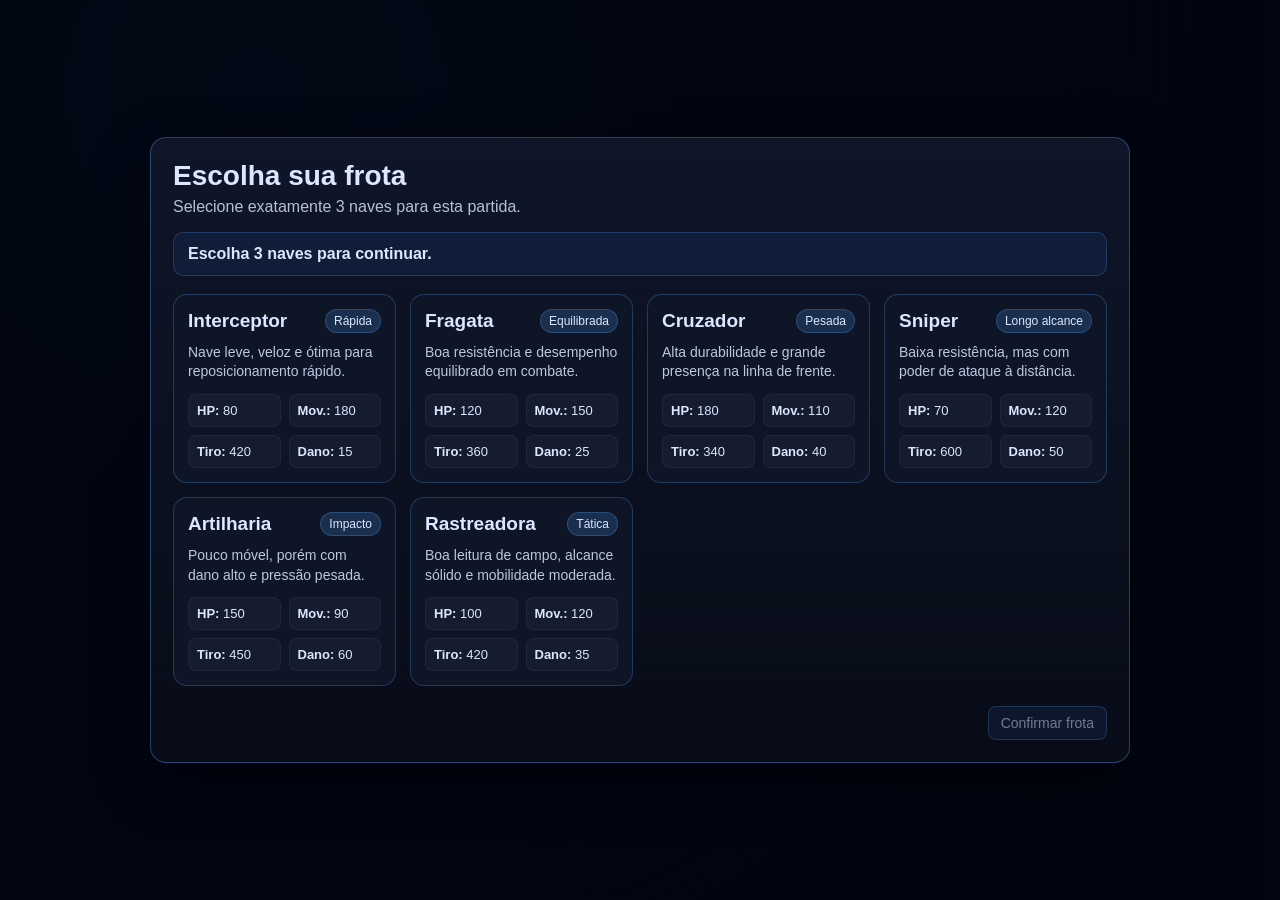
<file: jogo-online/frontend/index.html>
<!DOCTYPE html>
<html lang="pt-BR">
<head>
  <meta charset="UTF-8" />
  <meta name="viewport" content="width=device-width, initial-scale=1.0" />
  <title>Batalha Espacial – Protótipo</title>
  <link rel="stylesheet" href="style.css" />
</head>
<body>
  <div class="top-bar">
    <div>
      <strong>Protótipo: Batalha Espacial</strong>
      <div class="hint">Cada jogador escolherá 3 naves antes da batalha.</div>
      <div class="hint" id="turnStatus"></div>
    </div>

    <div class="controls">
      <a class="link-btn" href="../../index.html">Voltar ao site</a>
      <button id="modeMove" type="button" class="active">Modo: Movimento</button>
      <button id="modeFire" type="button">Modo: Tiro</button>
      <button id="finishPlanning" type="button">Finalizar planejamento</button>
      <button id="executeTurn" type="button">Executar turno</button>
      <button id="clearDestinations" type="button">Limpar destinos</button>
    </div>
  </div>

  <div class="arena-wrap">
    <canvas id="spaceCanvas" aria-label="Área de batalha espacial"></canvas>
  </div>

  <div id="fleetOverlay" class="fleet-overlay">
    <div class="fleet-panel">
      <div class="fleet-header">
        <h2>Escolha sua frota</h2>
        <p>Selecione exatamente 3 naves para esta partida.</p>
      </div>

      <div id="fleetStatus" class="fleet-status">
        Escolha 3 naves para continuar.
      </div>

      <div id="fleetOptions" class="fleet-options"></div>

      <div class="fleet-actions">
        <button id="confirmFleetBtn" type="button" disabled>Confirmar frota</button>
      </div>
    </div>
  </div>

  <div id="waitingOverlay" class="fleet-overlay hidden">
    <div class="fleet-panel waiting-panel">
      <div class="fleet-header">
        <h2>Frota confirmada</h2>
        <p>Sua escolha foi registrada.</p>
      </div>

      <div class="fleet-status waiting-status">
        Aguardando o adversário confirmar a frota...
      </div>
    </div>
  </div>

  <script src="../game/engine.js"></script>
  <script src="ui.js"></script>
</body>
</html>
</file>
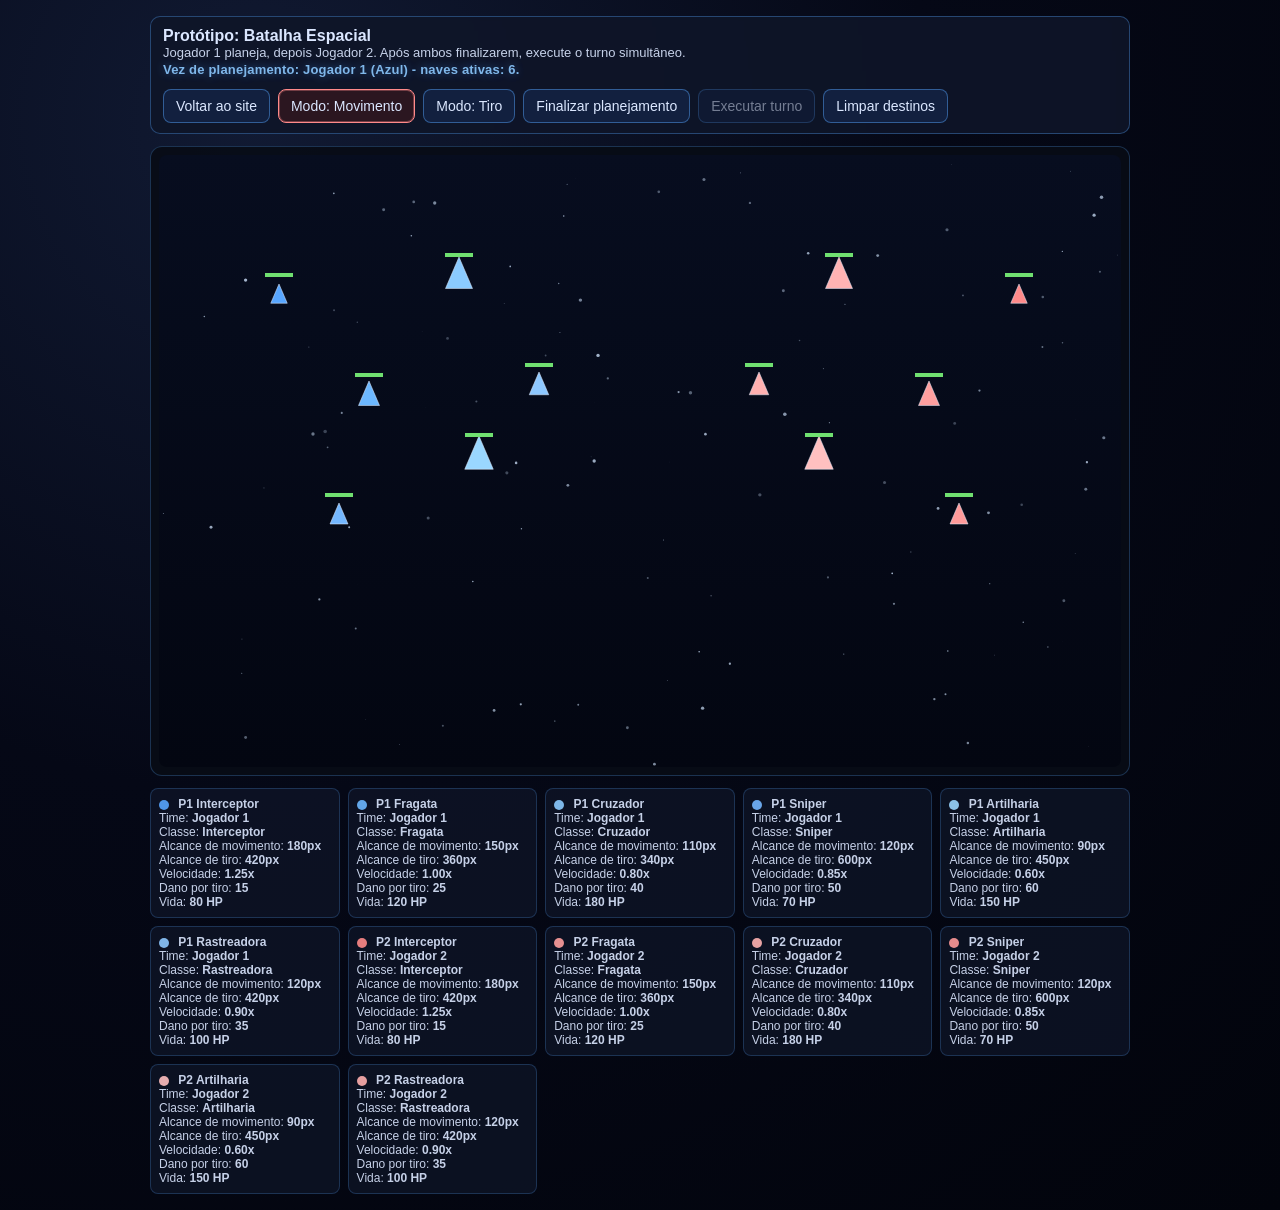
<file: batalha-espacial.html>
<!DOCTYPE html>
<html lang="pt-BR">
<head>
  <meta charset="UTF-8" />
  <meta name="viewport" content="width=device-width, initial-scale=1.0" />
  <title>Batalha Espacial – Protótipo</title>
  <style>
    :root {
      --bg: #050816;
      --panel: #0f1629;
      --text: #dbe7ff;
      --accent: #58a6ff;
      --accent-2: #8bffcf;
      --danger: #ff8a8a;
    }

    * { box-sizing: border-box; }

    body {
      margin: 0;
      min-height: 100vh;
      font-family: Arial, sans-serif;
      background: radial-gradient(circle at 20% 10%, #111a33 0%, var(--bg) 45%, #02040c 100%);
      color: var(--text);
      display: flex;
      flex-direction: column;
      align-items: center;
      padding: 16px;
      gap: 12px;
    }

    .top-bar {
      width: min(980px, 100%);
      display: flex;
      flex-wrap: wrap;
      justify-content: space-between;
      align-items: center;
      gap: 10px;
      background: rgba(15, 22, 41, 0.9);
      border: 1px solid rgba(88, 166, 255, 0.35);
      border-radius: 10px;
      padding: 10px 12px;
      backdrop-filter: blur(2px);
    }

    .controls {
      display: flex;
      gap: 8px;
      flex-wrap: wrap;
    }

    button, .link-btn {
      border: 1px solid rgba(88, 166, 255, 0.45);
      background: #12203f;
      color: var(--text);
      padding: 8px 12px;
      border-radius: 8px;
      cursor: pointer;
      text-decoration: none;
      font-size: 14px;
      transition: transform 0.08s ease, border-color 0.2s ease;
    }

    button:hover, .link-btn:hover {
      border-color: var(--accent-2);
      transform: translateY(-1px);
    }

    button.active {
      border-color: #ff8a8a;
      box-shadow: inset 0 0 0 1px rgba(255, 138, 138, 0.35);
      background: #2b1620;
    }

    button:disabled {
      opacity: 0.5;
      cursor: not-allowed;
      transform: none;
    }

    .hint {
      font-size: 13px;
      opacity: 0.9;
    }

    #turnStatus {
      font-weight: 700;
      letter-spacing: 0.2px;
      padding: 2px 0;
    }

    #turnStatus.turn-p1 {
      color: #8cc9ff;
      text-shadow: 0 0 10px rgba(88, 166, 255, 0.5);
    }

    #turnStatus.turn-p2 {
      color: #ffb0b0;
      text-shadow: 0 0 10px rgba(255, 138, 138, 0.45);
    }

    #turnStatus.turn-ready {
      color: #8bffcf;
      text-shadow: 0 0 10px rgba(139, 255, 207, 0.55);
    }

    .arena-wrap {
      width: min(980px, 100%);
      background: rgba(8, 12, 22, 0.92);
      border: 1px solid rgba(88, 166, 255, 0.25);
      border-radius: 12px;
      padding: 8px;
    }

    canvas {
      width: 100%;
      height: min(68vh, 620px);
      display: block;
      border-radius: 8px;
      background: transparent;
      cursor: crosshair;
    }

    .legend {
      width: min(980px, 100%);
      display: grid;
      grid-template-columns: repeat(auto-fit, minmax(170px, 1fr));
      gap: 8px;
      font-size: 12px;
      opacity: 0.9;
    }

    .legend-item {
      background: rgba(15, 22, 41, 0.8);
      border: 1px solid rgba(88, 166, 255, 0.25);
      border-radius: 8px;
      padding: 8px;
    }

    .swatch {
      display: inline-block;
      width: 10px;
      height: 10px;
      border-radius: 50%;
      margin-right: 6px;
      vertical-align: middle;
    }
  </style>
</head>
<body>
  <div class="top-bar">
    <div>
      <strong>Protótipo: Batalha Espacial</strong>
      <div class="hint">Jogador 1 planeja, depois Jogador 2. Após ambos finalizarem, execute o turno simultâneo.</div>
      <div class="hint" id="turnStatus"></div>
    </div>
    <div class="controls">
      <a class="link-btn" href="index.html">Voltar ao site</a>
      <button id="modeMove" type="button" class="active">Modo: Movimento</button>
      <button id="modeFire" type="button">Modo: Tiro</button>
      <button id="finishPlanning" type="button">Finalizar planejamento</button>
      <button id="executeTurn" type="button">Executar turno</button>
      <button id="clearDestinations" type="button">Limpar destinos</button>
    </div>
  </div>

  <div class="arena-wrap">
    <canvas id="spaceCanvas" aria-label="Área de batalha espacial"></canvas>
  </div>

  <div class="legend" id="legend"></div>

  <script>
    const canvas = document.getElementById('spaceCanvas');
    const ctx = canvas.getContext('2d');

    const stars = [];
    const ships = [
      { id: 1, player: 1, type: 'Interceptor', name: 'P1 Interceptor', x: 120, y: 140, moveRange: 180, shotRange: 420, speed: 1.25, damage: 15, size: 11, color: '#58a6ff', destination: null, fireTarget: null, hp: 80, maxHp: 80, alive: true, hitFlashUntil: 0 },
      { id: 2, player: 1, type: 'Fragata', name: 'P1 Fragata', x: 210, y: 240, moveRange: 150, shotRange: 360, speed: 1.0, damage: 25, size: 14, color: '#6db8ff', destination: null, fireTarget: null, hp: 120, maxHp: 120, alive: true, hitFlashUntil: 0 },
      { id: 3, player: 1, type: 'Cruzador', name: 'P1 Cruzador', x: 300, y: 120, moveRange: 110, shotRange: 340, speed: 0.8, damage: 40, size: 18, color: '#8bcbff', destination: null, fireTarget: null, hp: 180, maxHp: 180, alive: true, hitFlashUntil: 0 },
      { id: 4, player: 1, type: 'Sniper', name: 'P1 Sniper', x: 180, y: 360, moveRange: 120, shotRange: 600, speed: 0.85, damage: 50, size: 12, color: '#74b7ff', destination: null, fireTarget: null, hp: 70, maxHp: 70, alive: true, hitFlashUntil: 0 },
      { id: 5, player: 1, type: 'Artilharia', name: 'P1 Artilharia', x: 320, y: 300, moveRange: 90, shotRange: 450, speed: 0.6, damage: 60, size: 19, color: '#9ad7ff', destination: null, fireTarget: null, hp: 150, maxHp: 150, alive: true, hitFlashUntil: 0 },
      { id: 6, player: 1, type: 'Rastreadora', name: 'P1 Rastreadora', x: 380, y: 230, moveRange: 120, shotRange: 420, speed: 0.9, damage: 35, size: 13, color: '#8ec8ff', destination: null, fireTarget: null, hp: 100, maxHp: 100, alive: true, hitFlashUntil: 0 },
      { id: 7, player: 2, type: 'Interceptor', name: 'P2 Interceptor', x: 860, y: 140, moveRange: 180, shotRange: 420, speed: 1.25, damage: 15, size: 11, color: '#ff8a8a', destination: null, fireTarget: null, hp: 80, maxHp: 80, alive: true, hitFlashUntil: 0 },
      { id: 8, player: 2, type: 'Fragata', name: 'P2 Fragata', x: 770, y: 240, moveRange: 150, shotRange: 360, speed: 1.0, damage: 25, size: 14, color: '#ff9f9f', destination: null, fireTarget: null, hp: 120, maxHp: 120, alive: true, hitFlashUntil: 0 },
      { id: 9, player: 2, type: 'Cruzador', name: 'P2 Cruzador', x: 680, y: 120, moveRange: 110, shotRange: 340, speed: 0.8, damage: 40, size: 18, color: '#ffb3b3', destination: null, fireTarget: null, hp: 180, maxHp: 180, alive: true, hitFlashUntil: 0 },
      { id: 10, player: 2, type: 'Sniper', name: 'P2 Sniper', x: 800, y: 360, moveRange: 120, shotRange: 600, speed: 0.85, damage: 50, size: 12, color: '#ff9a9a', destination: null, fireTarget: null, hp: 70, maxHp: 70, alive: true, hitFlashUntil: 0 },
      { id: 11, player: 2, type: 'Artilharia', name: 'P2 Artilharia', x: 660, y: 300, moveRange: 90, shotRange: 450, speed: 0.6, damage: 60, size: 19, color: '#ffc0c0', destination: null, fireTarget: null, hp: 150, maxHp: 150, alive: true, hitFlashUntil: 0 },
      { id: 12, player: 2, type: 'Rastreadora', name: 'P2 Rastreadora', x: 600, y: 230, moveRange: 120, shotRange: 420, speed: 0.9, damage: 35, size: 13, color: '#ffb0b0', destination: null, fireTarget: null, hp: 100, maxHp: 100, alive: true, hitFlashUntil: 0 },
    ];

    const state = {
      selectedShipId: null,
      dragging: false,
      dragPoint: null,
      dragType: 'move',
      mode: 'move',
      animating: false,
      animationFrameId: null,
      projectiles: [],
      currentPlanningPlayer: 1,
      planningDone: { 1: false, 2: false },
      impactEffects: [],
      destructionEffects: [],
    };

    const SHOT_SPEED = 0.272; // px/ms (aprox. 20% mais lento)
    const HIT_RADIUS = 13;

    function resizeCanvas() {
      const rect = canvas.getBoundingClientRect();
      const dpr = window.devicePixelRatio || 1;
      canvas.width = Math.round(rect.width * dpr);
      canvas.height = Math.round(rect.height * dpr);
      ctx.setTransform(dpr, 0, 0, dpr, 0, 0);
      buildStars();
      draw();
    }

    function buildStars() {
      stars.length = 0;
      const width = canvas.clientWidth;
      const height = canvas.clientHeight;
      const amount = Math.max(120, Math.floor((width * height) / 4500));
      for (let i = 0; i < amount; i += 1) {
        stars.push({
          x: Math.random() * width,
          y: Math.random() * height,
          r: Math.random() * 1.8,
          a: 0.25 + Math.random() * 0.55,
        });
      }
    }

    function clampDestination(ship, point) {
      const dx = point.x - ship.x;
      const dy = point.y - ship.y;
      const distance = Math.hypot(dx, dy);
      if (distance <= ship.moveRange) return point;
      const ratio = ship.moveRange / distance;
      return {
        x: ship.x + dx * ratio,
        y: ship.y + dy * ratio,
      };
    }

    function clampFireTarget(ship, point) {
      const dx = point.x - ship.x;
      const dy = point.y - ship.y;
      const distance = Math.hypot(dx, dy);
      if (distance <= ship.shotRange) return point;
      const ratio = ship.shotRange / distance;
      return {
        x: ship.x + dx * ratio,
        y: ship.y + dy * ratio,
      };
    }

    function getShipAt(x, y) {
      return ships.find((ship) => ship.alive && Math.hypot(x - ship.x, y - ship.y) <= 16) || null;
    }

    function getSelectedShip() {
      return ships.find((ship) => ship.alive && ship.id === state.selectedShipId) || null;
    }

    function getAliveShips() {
      return ships.filter((ship) => ship.alive);
    }

    function getPlanningShips(player) {
      return getAliveShips().filter((ship) => ship.player === player);
    }

    function canControlShip(ship) {
      return ship && ship.alive && ship.player === state.currentPlanningPlayer && !state.animating;
    }

    function updateTurnStatus() {
      const turnStatus = document.getElementById('turnStatus');
      const executeButton = document.getElementById('executeTurn');
      const finishButton = document.getElementById('finishPlanning');
      const bothReady = state.planningDone[1] && state.planningDone[2];
      const current = state.currentPlanningPlayer;
      const teamLabel = current === 1 ? 'Jogador 1 (Azul)' : 'Jogador 2 (Vermelho)';
      const aliveCount = getPlanningShips(current).length;
      turnStatus.textContent = bothReady
        ? 'Planejamento concluído para os dois jogadores. Pode executar o turno.'
        : `Vez de planejamento: ${teamLabel} - naves ativas: ${aliveCount}.`;
      turnStatus.className = `hint ${bothReady ? 'turn-ready' : current === 1 ? 'turn-p1' : 'turn-p2'}`;
      executeButton.disabled = !bothReady || state.animating;
      finishButton.disabled = bothReady || state.animating;
    }

    function addImpactEffect(x, y) {
      state.impactEffects.push({
        x,
        y,
        startedAt: performance.now(),
        duration: 240,
      });
    }

    function addDestructionEffect(x, y) {
      state.destructionEffects.push({
        x,
        y,
        startedAt: performance.now(),
        duration: 420,
      });
    }

    function updateVisualEffects(now) {
      state.impactEffects = state.impactEffects.filter((effect) => (now - effect.startedAt) < effect.duration);
      state.destructionEffects = state.destructionEffects.filter((effect) => (now - effect.startedAt) < effect.duration);
      return state.impactEffects.length > 0 || state.destructionEffects.length > 0;
    }

    function drawBackground() {
      const w = canvas.clientWidth;
      const h = canvas.clientHeight;
      const grad = ctx.createLinearGradient(0, 0, 0, h);
      grad.addColorStop(0, '#070d1f');
      grad.addColorStop(1, '#030611');
      ctx.fillStyle = grad;
      ctx.fillRect(0, 0, w, h);

      for (const star of stars) {
        ctx.fillStyle = `rgba(210, 230, 255, ${star.a})`;
        ctx.beginPath();
        ctx.arc(star.x, star.y, star.r, 0, Math.PI * 2);
        ctx.fill();
      }
    }

    function drawRange(ship) {
      ctx.strokeStyle = 'rgba(139, 255, 207, 0.7)';
      ctx.lineWidth = 1.5;
      ctx.setLineDash([6, 5]);
      ctx.beginPath();
      ctx.arc(ship.x, ship.y, ship.moveRange, 0, Math.PI * 2);
      ctx.stroke();
      ctx.setLineDash([]);
    }

    function drawShip(ship, selected) {
      const now = performance.now();
      const size = ship.size || 14;
      const p1 = { x: ship.x, y: ship.y - size };
      const p2 = { x: ship.x - size * 0.75, y: ship.y + size * 0.75 };
      const p3 = { x: ship.x + size * 0.75, y: ship.y + size * 0.75 };
      const hitFlashOn = ship.hitFlashUntil > now && Math.floor(now / 55) % 2 === 0;

      ctx.beginPath();
      ctx.moveTo(p1.x, p1.y);
      ctx.lineTo(p2.x, p2.y);
      ctx.lineTo(p3.x, p3.y);
      ctx.closePath();
      ctx.fillStyle = hitFlashOn ? '#ffffff' : ship.color;
      ctx.fill();

      ctx.lineWidth = selected ? 2.5 : 1;
      ctx.strokeStyle = selected ? '#ffffff' : 'rgba(230, 240, 255, 0.5)';
      ctx.stroke();

      const hpRatio = Math.max(0, ship.hp) / ship.maxHp;
      const barWidth = 28;
      const barX = ship.x - barWidth / 2;
      const barY = ship.y - 22;
      ctx.fillStyle = 'rgba(15, 25, 45, 0.9)';
      ctx.fillRect(barX, barY, barWidth, 4);
      ctx.fillStyle = hpRatio > 0.5 ? '#70e070' : hpRatio > 0.25 ? '#ffd46a' : '#ff6b6b';
      ctx.fillRect(barX, barY, barWidth * hpRatio, 4);
    }

    function drawImpactEffects(now) {
      for (const effect of state.impactEffects) {
        const t = Math.min(1, (now - effect.startedAt) / effect.duration);
        const radius = 4 + (22 * t);
        const alpha = 1 - t;
        ctx.strokeStyle = `rgba(255, 230, 180, ${Math.max(0.1, alpha).toFixed(2)})`;
        ctx.lineWidth = 1.8;
        ctx.beginPath();
        ctx.arc(effect.x, effect.y, radius, 0, Math.PI * 2);
        ctx.stroke();
      }
    }

    function drawDestructionEffects(now) {
      for (const effect of state.destructionEffects) {
        const t = Math.min(1, (now - effect.startedAt) / effect.duration);
        const alpha = 1 - t;
        const radius = 8 + (24 * t);
        ctx.fillStyle = `rgba(255, 140, 90, ${(0.55 * alpha).toFixed(2)})`;
        ctx.beginPath();
        ctx.arc(effect.x, effect.y, radius, 0, Math.PI * 2);
        ctx.fill();
        ctx.strokeStyle = `rgba(255, 220, 160, ${(0.9 * alpha).toFixed(2)})`;
        ctx.lineWidth = 1.2;
        ctx.beginPath();
        ctx.arc(effect.x, effect.y, radius + 5, 0, Math.PI * 2);
        ctx.stroke();
      }
    }

    function drawDestination(ship) {
      if (!ship.destination) return;
      ctx.strokeStyle = 'rgba(88, 166, 255, 0.9)';
      ctx.lineWidth = 1.2;
      ctx.beginPath();
      ctx.moveTo(ship.x, ship.y);
      ctx.lineTo(ship.destination.x, ship.destination.y);
      ctx.stroke();

      ctx.fillStyle = 'rgba(88, 166, 255, 0.95)';
      ctx.beginPath();
      ctx.arc(ship.destination.x, ship.destination.y, 4, 0, Math.PI * 2);
      ctx.fill();
    }

    function drawFireDirection(ship) {
      if (!ship.fireTarget) return;
      ctx.strokeStyle = 'rgba(255, 140, 140, 0.30)';
      ctx.lineWidth = 4.2;
      ctx.beginPath();
      ctx.moveTo(ship.x, ship.y);
      ctx.lineTo(ship.fireTarget.x, ship.fireTarget.y);
      ctx.stroke();

      ctx.strokeStyle = 'rgba(255, 125, 125, 0.95)';
      ctx.lineWidth = 2.1;
      ctx.beginPath();
      ctx.moveTo(ship.x, ship.y);
      ctx.lineTo(ship.fireTarget.x, ship.fireTarget.y);
      ctx.stroke();

      ctx.fillStyle = 'rgba(255, 140, 140, 1)';
      ctx.beginPath();
      ctx.arc(ship.fireTarget.x, ship.fireTarget.y, 4.2, 0, Math.PI * 2);
      ctx.fill();
    }

    function drawDragPreview(ship) {
      if (!state.dragging || !state.dragPoint || state.selectedShipId !== ship.id) return;
      const isFire = state.dragType === 'fire';
      if (isFire) {
        ctx.strokeStyle = 'rgba(255, 130, 130, 0.35)';
        ctx.lineWidth = 4.5;
        ctx.beginPath();
        ctx.moveTo(ship.x, ship.y);
        ctx.lineTo(state.dragPoint.x, state.dragPoint.y);
        ctx.stroke();
      }
      ctx.strokeStyle = isFire ? 'rgba(255, 125, 125, 0.95)' : 'rgba(255, 138, 138, 0.95)';
      ctx.lineWidth = isFire ? 2.1 : 1;
      ctx.beginPath();
      ctx.moveTo(ship.x, ship.y);
      ctx.lineTo(state.dragPoint.x, state.dragPoint.y);
      ctx.stroke();

      ctx.fillStyle = isFire ? 'rgba(255, 118, 118, 0.95)' : 'rgba(255, 138, 138, 0.95)';
      ctx.beginPath();
      ctx.arc(state.dragPoint.x, state.dragPoint.y, 3.5, 0, Math.PI * 2);
      ctx.fill();
    }

    function drawProjectiles() {
      for (const projectile of state.projectiles) {
        if (!projectile.alive) continue;
        const trailLen = 14;
        ctx.strokeStyle = 'rgba(255, 120, 120, 0.42)';
        ctx.lineWidth = 2.3;
        ctx.beginPath();
        ctx.moveTo(projectile.x - projectile.dirX * trailLen, projectile.y - projectile.dirY * trailLen);
        ctx.lineTo(projectile.x, projectile.y);
        ctx.stroke();

        ctx.fillStyle = '#ff5a5a';
        ctx.beginPath();
        ctx.arc(projectile.x, projectile.y, 2.8, 0, Math.PI * 2);
        ctx.fill();
      }
    }

    function draw() {
      const now = performance.now();
      updateVisualEffects(now);
      drawBackground();

      const selectedShip = getSelectedShip();
      if (!selectedShip && state.selectedShipId !== null) {
        state.selectedShipId = null;
      }
      if (selectedShip) drawRange(selectedShip);

      for (const ship of getAliveShips()) {
        drawDestination(ship);
        drawFireDirection(ship);
      }

      if (selectedShip) drawDragPreview(selectedShip);

      drawProjectiles();
      drawImpactEffects(now);
      drawDestructionEffects(now);

      for (const ship of getAliveShips()) {
        drawShip(ship, selectedShip && selectedShip.id === ship.id);
      }

      renderLegend();
    }

    function toCanvasPoint(event) {
      const rect = canvas.getBoundingClientRect();
      return {
        x: event.clientX - rect.left,
        y: event.clientY - rect.top,
      };
    }

    function easeInOutCubic(t) {
      if (t < 0.5) return 4 * t * t * t;
      return 1 - Math.pow(-2 * t + 2, 3) / 2;
    }

    function executeTurn() {
      if (state.animating) return;
      if (!(state.planningDone[1] && state.planningDone[2])) return;

      const movingShips = getAliveShips()
        .filter((ship) => ship.destination)
        .map((ship) => {
          const target = { ...ship.destination };
          const distance = Math.hypot(target.x - ship.x, target.y - ship.y);
          return {
            ship,
            startX: ship.x,
            startY: ship.y,
            endX: target.x,
            endY: target.y,
            duration: Math.max(460, Math.min(2900, (distance * 6.9) / ship.speed)),
          };
        });

      const shootingShips = getAliveShips()
        .filter((ship) => ship.fireTarget)
        .map((ship) => {
          const dx = ship.fireTarget.x - ship.x;
          const dy = ship.fireTarget.y - ship.y;
          const distance = Math.hypot(dx, dy) || 1;
          return {
            ship,
            startX: ship.x,
            startY: ship.y,
            dirX: dx / distance,
            dirY: dy / distance,
            damage: ship.damage,
          };
        });

      if (movingShips.length === 0 && shootingShips.length === 0) return;

      state.animating = true;
      state.dragging = false;
      state.dragPoint = null;
      updateTurnStatus();
      state.projectiles = shootingShips.map((shot) => ({
        ship: shot.ship,
        ownerShipId: shot.ship.id,
        x: shot.startX,
        y: shot.startY,
        dirX: shot.dirX,
        dirY: shot.dirY,
        damage: shot.damage,
        alive: true,
      }));

      const startedAt = performance.now();
      let lastNow = startedAt;

      function tick(now) {
        const elapsed = now - startedAt;
        const dt = now - lastNow;
        lastNow = now;
        let anyShipMoving = false;
        let anyProjectileAlive = false;

        for (const movement of movingShips) {
          const t = Math.min(1, elapsed / movement.duration);
          const eased = easeInOutCubic(t);
          movement.ship.x = movement.startX + (movement.endX - movement.startX) * eased;
          movement.ship.y = movement.startY + (movement.endY - movement.startY) * eased;
          if (t < 1) anyShipMoving = true;
        }

        for (const projectile of state.projectiles) {
          if (!projectile.alive) continue;
          const step = SHOT_SPEED * dt;
          projectile.x += projectile.dirX * step;
          projectile.y += projectile.dirY * step;

          const outMargin = 8;
          const w = canvas.clientWidth;
          const h = canvas.clientHeight;
          if (
            projectile.x < -outMargin ||
            projectile.y < -outMargin ||
            projectile.x > w + outMargin ||
            projectile.y > h + outMargin
          ) {
            projectile.alive = false;
            continue;
          }

          for (const target of getAliveShips()) {
            if (target.id === projectile.ownerShipId) continue;
            if (Math.hypot(projectile.x - target.x, projectile.y - target.y) <= HIT_RADIUS) {
              addImpactEffect(projectile.x, projectile.y);
              target.hp = Math.max(0, target.hp - projectile.damage);
              target.hitFlashUntil = performance.now() + 180;
              if (target.hp === 0) {
                addDestructionEffect(target.x, target.y);
                target.alive = false;
                target.destination = null;
                target.fireTarget = null;
                if (state.selectedShipId === target.id) {
                  state.selectedShipId = null;
                }
              }
              projectile.alive = false;
              break;
            }
          }
          if (!projectile.alive) continue;
          anyProjectileAlive = true;
        }

        const anyVisualEffects = updateVisualEffects(now);
        draw();

        if (anyShipMoving || anyProjectileAlive || anyVisualEffects) {
          state.animationFrameId = requestAnimationFrame(tick);
          return;
        }

        for (const movement of movingShips) {
          movement.ship.x = movement.endX;
          movement.ship.y = movement.endY;
          movement.ship.destination = null;
        }
        for (const ship of getAliveShips()) {
          ship.fireTarget = null;
        }

        state.animating = false;
        state.animationFrameId = null;
        state.projectiles = [];
        state.planningDone[1] = false;
        state.planningDone[2] = false;
        state.currentPlanningPlayer = 1;
        state.selectedShipId = null;
        updateTurnStatus();
        draw();
      }

      state.animationFrameId = requestAnimationFrame(tick);
    }

    canvas.addEventListener('mousedown', (event) => {
      if (state.animating) return;
      if (state.planningDone[state.currentPlanningPlayer]) return;
      const point = toCanvasPoint(event);
      const clickedShip = getShipAt(point.x, point.y);
      if (clickedShip && canControlShip(clickedShip)) {
        state.selectedShipId = clickedShip.id;
        state.dragging = true;
        state.dragType = state.mode;
        state.dragPoint = { x: clickedShip.x, y: clickedShip.y };
        draw();
        return;
      }

      state.selectedShipId = null;
      state.dragging = false;
      state.dragPoint = null;
      draw();
    });

    canvas.addEventListener('mousemove', (event) => {
      if (state.animating) return;
      if (!state.dragging) return;
      const selectedShip = getSelectedShip();
      if (!canControlShip(selectedShip)) return;
      const point = toCanvasPoint(event);
      state.dragPoint = state.dragType === 'fire'
        ? clampFireTarget(selectedShip, point)
        : clampDestination(selectedShip, point);
      draw();
    });

    window.addEventListener('mouseup', () => {
      if (state.animating) return;
      if (!state.dragging) return;
      const selectedShip = getSelectedShip();
      if (canControlShip(selectedShip) && state.dragPoint) {
        if (state.dragType === 'fire') {
          selectedShip.fireTarget = { ...state.dragPoint };
        } else {
          selectedShip.destination = { ...state.dragPoint };
        }
      }
      state.dragging = false;
      state.dragPoint = null;
      draw();
    });

    document.getElementById('modeMove').addEventListener('click', () => {
      if (state.animating) return;
      state.mode = 'move';
      document.getElementById('modeMove').classList.add('active');
      document.getElementById('modeFire').classList.remove('active');
    });

    document.getElementById('modeFire').addEventListener('click', () => {
      if (state.animating) return;
      state.mode = 'fire';
      document.getElementById('modeFire').classList.add('active');
      document.getElementById('modeMove').classList.remove('active');
    });

    document.getElementById('finishPlanning').addEventListener('click', () => {
      if (state.animating) return;
      if (state.planningDone[state.currentPlanningPlayer]) return;
      state.planningDone[state.currentPlanningPlayer] = true;
      state.selectedShipId = null;
      state.dragging = false;
      state.dragPoint = null;

      if (!state.planningDone[2]) {
        state.currentPlanningPlayer = 2;
      }

      updateTurnStatus();
      draw();
    });

    document.getElementById('executeTurn').addEventListener('click', () => {
      executeTurn();
    });

    document.getElementById('clearDestinations').addEventListener('click', () => {
      if (state.animating) return;
      for (const ship of getAliveShips()) {
        ship.destination = null;
        ship.fireTarget = null;
      }
      if (!state.animating) {
        state.selectedShipId = null;
      }
      draw();
    });

    function renderLegend() {
      const legend = document.getElementById('legend');
      legend.innerHTML = ships.map((ship) => `
        <div class="legend-item">
          <span class="swatch" style="background:${ship.color}"></span>
          <strong>${ship.name}</strong><br>
          Time: <strong>Jogador ${ship.player}</strong><br>
          Classe: <strong>${ship.type}</strong><br>
          Alcance de movimento: <strong>${ship.moveRange}px</strong><br>
          Alcance de tiro: <strong>${ship.shotRange}px</strong><br>
          Velocidade: <strong>${ship.speed.toFixed(2)}x</strong><br>
          Dano por tiro: <strong>${ship.damage}</strong><br>
          Vida: <strong>${ship.alive ? `${ship.hp} HP` : 'Destruída'}</strong>
        </div>
      `).join('');
    }

    updateTurnStatus();
    window.addEventListener('resize', resizeCanvas);
    resizeCanvas();
  </script>
</body>
</html>
</file>
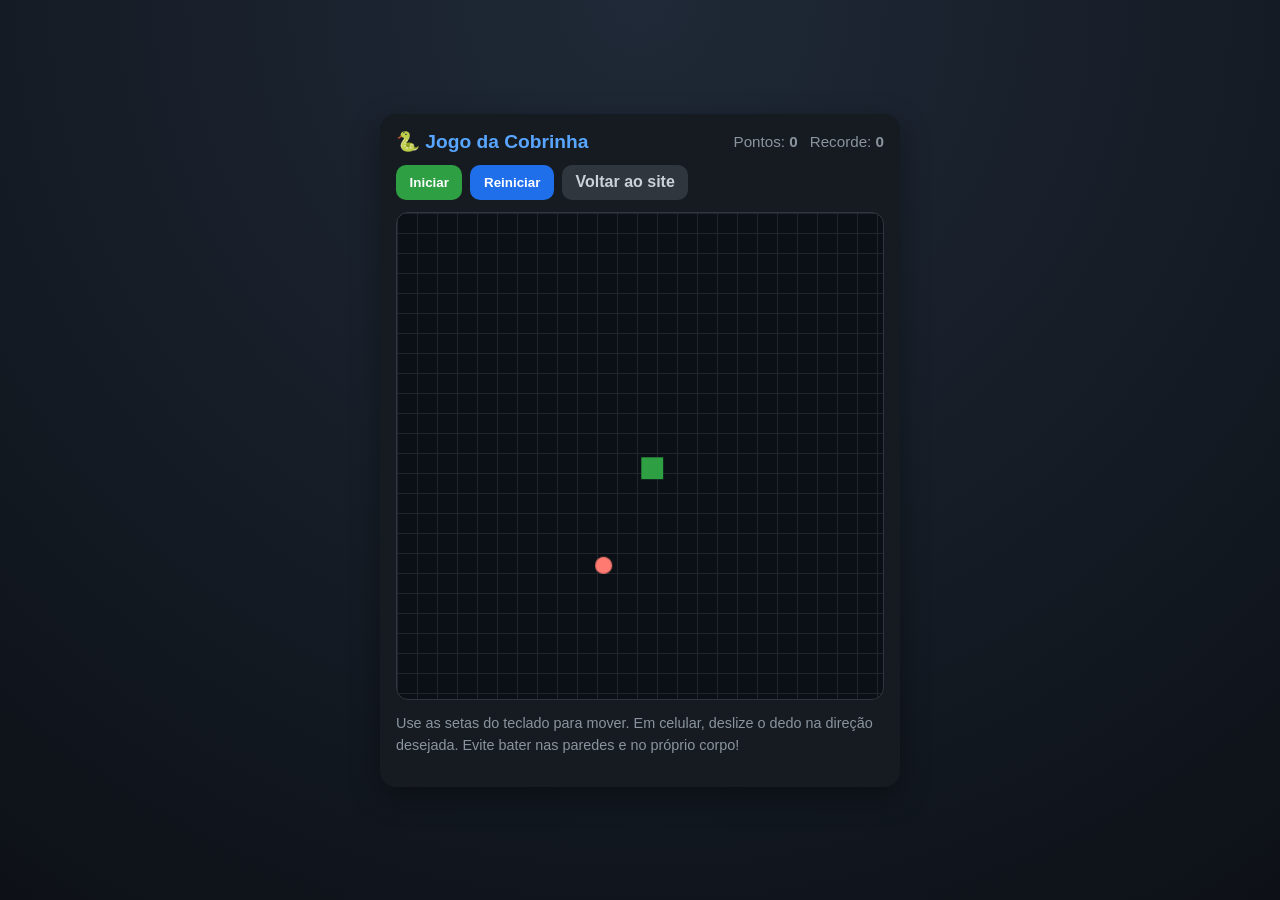
<file: cobrinha.html>
<!DOCTYPE html>
<html lang="pt-BR">
<head>
  <meta charset="UTF-8" />
  <meta name="viewport" content="width=device-width, initial-scale=1.0" />
  <title>Jogo da Cobrinha</title>
  <style>
    :root {
      --bg: #0d1117;
      --panel: #161b22;
      --snake: #39d353;
      --food: #ff7b72;
      --text: #c9d1d9;
      --muted: #8b949e;
      --grid: #21262d;
      --accent: #58a6ff;
    }

    * { box-sizing: border-box; }

    body {
      margin: 0;
      min-height: 100vh;
      display: grid;
      place-items: center;
      font-family: Arial, sans-serif;
      background: radial-gradient(circle at top, #1f2937, var(--bg));
      color: var(--text);
      padding: 1rem;
    }

    .app {
      width: min(95vw, 520px);
      background: var(--panel);
      border-radius: 16px;
      padding: 1rem;
      box-shadow: 0 10px 30px rgba(0, 0, 0, 0.35);
    }

    .header {
      display: flex;
      justify-content: space-between;
      align-items: center;
      gap: .5rem;
      margin-bottom: .75rem;
      flex-wrap: wrap;
    }

    h1 {
      margin: 0;
      font-size: 1.2rem;
      color: var(--accent);
    }

    .stats {
      display: flex;
      gap: .75rem;
      color: var(--muted);
      font-size: .95rem;
    }

    .controls {
      display: flex;
      gap: .5rem;
      margin-bottom: .75rem;
      flex-wrap: wrap;
    }

    button, .back {
      border: none;
      border-radius: 10px;
      padding: .55rem .85rem;
      font-weight: 700;
      cursor: pointer;
      text-decoration: none;
    }

    .start { background: #2ea043; color: white; }
    .restart { background: #1f6feb; color: white; }
    .back { background: #30363d; color: var(--text); }

    canvas {
      width: 100%;
      height: auto;
      display: block;
      border-radius: 12px;
      background:
        linear-gradient(var(--grid) 1px, transparent 1px),
        linear-gradient(90deg, var(--grid) 1px, transparent 1px),
        #0b1016;
      background-size: 20px 20px;
      border: 1px solid #30363d;
    }

    .hint {
      margin-top: .8rem;
      color: var(--muted);
      font-size: .9rem;
      line-height: 1.5;
    }
  </style>
</head>
<body>
  <main class="app">
    <div class="header">
      <h1>🐍 Jogo da Cobrinha</h1>
      <div class="stats">
        <span>Pontos: <strong id="score">0</strong></span>
        <span>Recorde: <strong id="highScore">0</strong></span>
      </div>
    </div>

    <div class="controls">
      <button class="start" id="startBtn">Iniciar</button>
      <button class="restart" id="restartBtn">Reiniciar</button>
      <a class="back" href="index.html">Voltar ao site</a>
    </div>

    <canvas id="game" width="400" height="400" aria-label="Tela do jogo da cobrinha"></canvas>

    <p class="hint">Use as setas do teclado para mover. Em celular, deslize o dedo na direção desejada. Evite bater nas paredes e no próprio corpo!</p>
  </main>

  <script>
    const canvas = document.getElementById('game');
    const ctx = canvas.getContext('2d');
    const scoreEl = document.getElementById('score');
    const highScoreEl = document.getElementById('highScore');
    const startBtn = document.getElementById('startBtn');
    const restartBtn = document.getElementById('restartBtn');

    const size = 20;
    const tiles = canvas.width / size;

    let snake;
    let direction;
    let nextDirection;
    let food;
    let score;
    let timer;
    let running = false;

    const highScoreKey = 'snake_high_score';
    const getHighScore = () => Number(localStorage.getItem(highScoreKey) || 0);
    const setHighScore = (value) => localStorage.setItem(highScoreKey, String(value));

    function resetState() {
      snake = [{ x: 10, y: 10 }];
      direction = { x: 1, y: 0 };
      nextDirection = { x: 1, y: 0 };
      score = 0;
      updateScore();
      spawnFood();
      draw();
    }

    function updateScore() {
      scoreEl.textContent = score;
      const hs = Math.max(score, getHighScore());
      highScoreEl.textContent = hs;
      if (hs !== getHighScore()) setHighScore(hs);
    }

    function spawnFood() {
      do {
        food = {
          x: Math.floor(Math.random() * tiles),
          y: Math.floor(Math.random() * tiles)
        };
      } while (snake.some((piece) => piece.x === food.x && piece.y === food.y));
    }

    function step() {
      direction = nextDirection;
      const head = {
        x: snake[0].x + direction.x,
        y: snake[0].y + direction.y
      };

      const hitWall = head.x < 0 || head.y < 0 || head.x >= tiles || head.y >= tiles;
      const hitSelf = snake.some((piece) => piece.x === head.x && piece.y === head.y);

      if (hitWall || hitSelf) {
        gameOver();
        return;
      }

      snake.unshift(head);

      if (head.x === food.x && head.y === food.y) {
        score += 10;
        updateScore();
        spawnFood();
      } else {
        snake.pop();
      }

      draw();
    }

    function draw() {
      ctx.clearRect(0, 0, canvas.width, canvas.height);

      ctx.fillStyle = '#ff7b72';
      ctx.beginPath();
      const fx = food.x * size + size / 2;
      const fy = food.y * size + size / 2;
      ctx.arc(fx, fy, size * 0.35, 0, Math.PI * 2);
      ctx.fill();

      snake.forEach((piece, index) => {
        ctx.fillStyle = index === 0 ? '#2ea043' : '#39d353';
        ctx.fillRect(piece.x * size + 1, piece.y * size + 1, size - 2, size - 2);
      });
    }

    function startGame() {
      if (running) return;
      running = true;
      timer = setInterval(step, 120);
    }

    function gameOver() {
      clearInterval(timer);
      running = false;
      ctx.fillStyle = 'rgba(0, 0, 0, .6)';
      ctx.fillRect(0, 0, canvas.width, canvas.height);
      ctx.fillStyle = '#fff';
      ctx.font = 'bold 30px Arial';
      ctx.textAlign = 'center';
      ctx.fillText('Fim de jogo', canvas.width / 2, canvas.height / 2 - 8);
      ctx.font = '16px Arial';
      ctx.fillText('Clique em Reiniciar para jogar novamente', canvas.width / 2, canvas.height / 2 + 24);
    }

    function restartGame() {
      clearInterval(timer);
      running = false;
      resetState();
      startGame();
    }

    document.addEventListener('keydown', (event) => {
      const keyMap = {
        ArrowUp: { x: 0, y: -1 },
        ArrowDown: { x: 0, y: 1 },
        ArrowLeft: { x: -1, y: 0 },
        ArrowRight: { x: 1, y: 0 }
      };

      if (!keyMap[event.key]) return;
      event.preventDefault();
      const proposed = keyMap[event.key];
      const opposite = proposed.x === -direction.x && proposed.y === -direction.y;
      if (!opposite) nextDirection = proposed;
    });

    let touchStartX = 0;
    let touchStartY = 0;

    canvas.addEventListener('touchstart', (event) => {
      const touch = event.touches[0];
      touchStartX = touch.clientX;
      touchStartY = touch.clientY;
    }, { passive: true });

    canvas.addEventListener('touchend', (event) => {
      const touch = event.changedTouches[0];
      const dx = touch.clientX - touchStartX;
      const dy = touch.clientY - touchStartY;

      if (Math.abs(dx) < 20 && Math.abs(dy) < 20) return;

      if (Math.abs(dx) > Math.abs(dy)) {
        if (dx > 0 && direction.x !== -1) nextDirection = { x: 1, y: 0 };
        if (dx < 0 && direction.x !== 1) nextDirection = { x: -1, y: 0 };
      } else {
        if (dy > 0 && direction.y !== -1) nextDirection = { x: 0, y: 1 };
        if (dy < 0 && direction.y !== 1) nextDirection = { x: 0, y: -1 };
      }
    }, { passive: true });

    startBtn.addEventListener('click', startGame);
    restartBtn.addEventListener('click', restartGame);

    highScoreEl.textContent = getHighScore();
    resetState();
  </script>
</body>
</html>
</file>
<file: jogo-online/frontend/style.css>
:root {
  --bg: #050816;
  --panel: #0f1629;
  --text: #dbe7ff;
  --accent: #58a6ff;
  --accent-2: #8bffcf;
  --danger: #ff8a8a;
  --card: rgba(14, 22, 40, 0.96);
  --border: rgba(88, 166, 255, 0.25);
}

* {
  box-sizing: border-box;
}

body {
  margin: 0;
  min-height: 100vh;
  font-family: Arial, sans-serif;
  background: radial-gradient(circle at 20% 10%, #111a33 0%, var(--bg) 45%, #02040c 100%);
  color: var(--text);
  display: flex;
  flex-direction: column;
  align-items: center;
  padding: 16px;
  gap: 12px;
}

.top-bar {
  width: min(980px, 100%);
  display: flex;
  flex-wrap: wrap;
  justify-content: space-between;
  align-items: center;
  gap: 10px;
  background: rgba(15, 22, 41, 0.9);
  border: 1px solid rgba(88, 166, 255, 0.35);
  border-radius: 10px;
  padding: 10px 12px;
  backdrop-filter: blur(2px);
}

.controls {
  display: flex;
  gap: 8px;
  flex-wrap: wrap;
}

button,
.link-btn {
  border: 1px solid rgba(88, 166, 255, 0.45);
  background: #12203f;
  color: var(--text);
  padding: 8px 12px;
  border-radius: 8px;
  cursor: pointer;
  text-decoration: none;
  font-size: 14px;
  transition: transform 0.08s ease, border-color 0.2s ease, background 0.2s ease;
}

button:hover,
.link-btn:hover {
  border-color: var(--accent-2);
  transform: translateY(-1px);
}

button.active {
  border-color: #ff8a8a;
  box-shadow: inset 0 0 0 1px rgba(255, 138, 138, 0.35);
  background: #2b1620;
}

button:disabled {
  opacity: 0.5;
  cursor: not-allowed;
  transform: none;
}

.hint {
  font-size: 13px;
  opacity: 0.9;
}

#turnStatus {
  font-weight: 700;
  letter-spacing: 0.2px;
  padding: 2px 0;
}

#turnStatus.turn-p1 {
  color: #8cc9ff;
  text-shadow: 0 0 10px rgba(88, 166, 255, 0.5);
}

#turnStatus.turn-p2 {
  color: #ffb0b0;
  text-shadow: 0 0 10px rgba(255, 138, 138, 0.45);
}

#turnStatus.turn-ready {
  color: #8bffcf;
  text-shadow: 0 0 10px rgba(139, 255, 207, 0.55);
}

.arena-wrap {
  width: min(980px, 100%);
  background: rgba(8, 12, 22, 0.92);
  border: 1px solid rgba(88, 166, 255, 0.25);
  border-radius: 12px;
  padding: 8px;
  position: relative;
}

canvas {
  width: 100%;
  height: min(68vh, 620px);
  display: block;
  border-radius: 8px;
  background: transparent;
  cursor: crosshair;
}

.fleet-overlay {
  position: fixed;
  inset: 0;
  background: rgba(2, 6, 18, 0.86);
  display: flex;
  align-items: center;
  justify-content: center;
  padding: 20px;
  z-index: 999;
}

.fleet-overlay.hidden {
  display: none;
}

.fleet-panel {
  width: min(980px, 100%);
  background: linear-gradient(180deg, rgba(15, 22, 41, 0.98), rgba(8, 12, 24, 0.98));
  border: 1px solid rgba(88, 166, 255, 0.35);
  border-radius: 16px;
  padding: 22px;
  box-shadow: 0 18px 60px rgba(0, 0, 0, 0.45);
}

.fleet-header h2 {
  margin: 0 0 6px;
  font-size: 28px;
}

.fleet-header p {
  margin: 0;
  color: rgba(219, 231, 255, 0.82);
}

.fleet-status {
  margin-top: 16px;
  margin-bottom: 18px;
  padding: 12px 14px;
  border-radius: 10px;
  background: rgba(18, 32, 63, 0.75);
  border: 1px solid rgba(88, 166, 255, 0.22);
  font-weight: 700;
}

.waiting-status {
  text-align: center;
  font-size: 18px;
}

.fleet-options {
  display: grid;
  grid-template-columns: repeat(auto-fit, minmax(220px, 1fr));
  gap: 14px;
}

.fleet-card {
  background: var(--card);
  border: 1px solid var(--border);
  border-radius: 14px;
  padding: 14px;
  transition: border-color 0.2s ease, transform 0.08s ease, box-shadow 0.2s ease;
  cursor: pointer;
}

.fleet-card:hover {
  transform: translateY(-2px);
  border-color: rgba(139, 255, 207, 0.45);
}

.fleet-card.selected {
  border-color: var(--accent-2);
  box-shadow: 0 0 0 1px rgba(139, 255, 207, 0.18);
  background: rgba(16, 34, 46, 0.96);
}

.fleet-card.disabled {
  opacity: 0.45;
  cursor: not-allowed;
}

.fleet-card-title {
  display: flex;
  justify-content: space-between;
  align-items: center;
  gap: 10px;
  margin-bottom: 10px;
}

.fleet-card-title h3 {
  margin: 0;
  font-size: 19px;
}

.fleet-card-badge {
  font-size: 12px;
  padding: 4px 8px;
  border-radius: 999px;
  background: rgba(88, 166, 255, 0.18);
  border: 1px solid rgba(88, 166, 255, 0.25);
  white-space: nowrap;
}

.fleet-card-desc {
  margin: 0 0 12px;
  font-size: 14px;
  color: rgba(219, 231, 255, 0.85);
  line-height: 1.4;
}

.fleet-stats {
  display: grid;
  grid-template-columns: 1fr 1fr;
  gap: 8px;
  font-size: 13px;
}

.fleet-stat {
  padding: 8px;
  border-radius: 8px;
  background: rgba(255, 255, 255, 0.03);
  border: 1px solid rgba(255, 255, 255, 0.05);
}

.fleet-actions {
  margin-top: 20px;
  display: flex;
  justify-content: flex-end;
}

.waiting-panel {
  max-width: 560px;
  text-align: center;
}

@media (max-width: 640px) {
  .fleet-panel {
    padding: 16px;
  }

  .fleet-header h2 {
    font-size: 24px;
  }

  .fleet-options {
    grid-template-columns: 1fr;
  }

  .fleet-actions {
    justify-content: stretch;
  }

  .fleet-actions button {
    width: 100%;
  }
}
</file>
